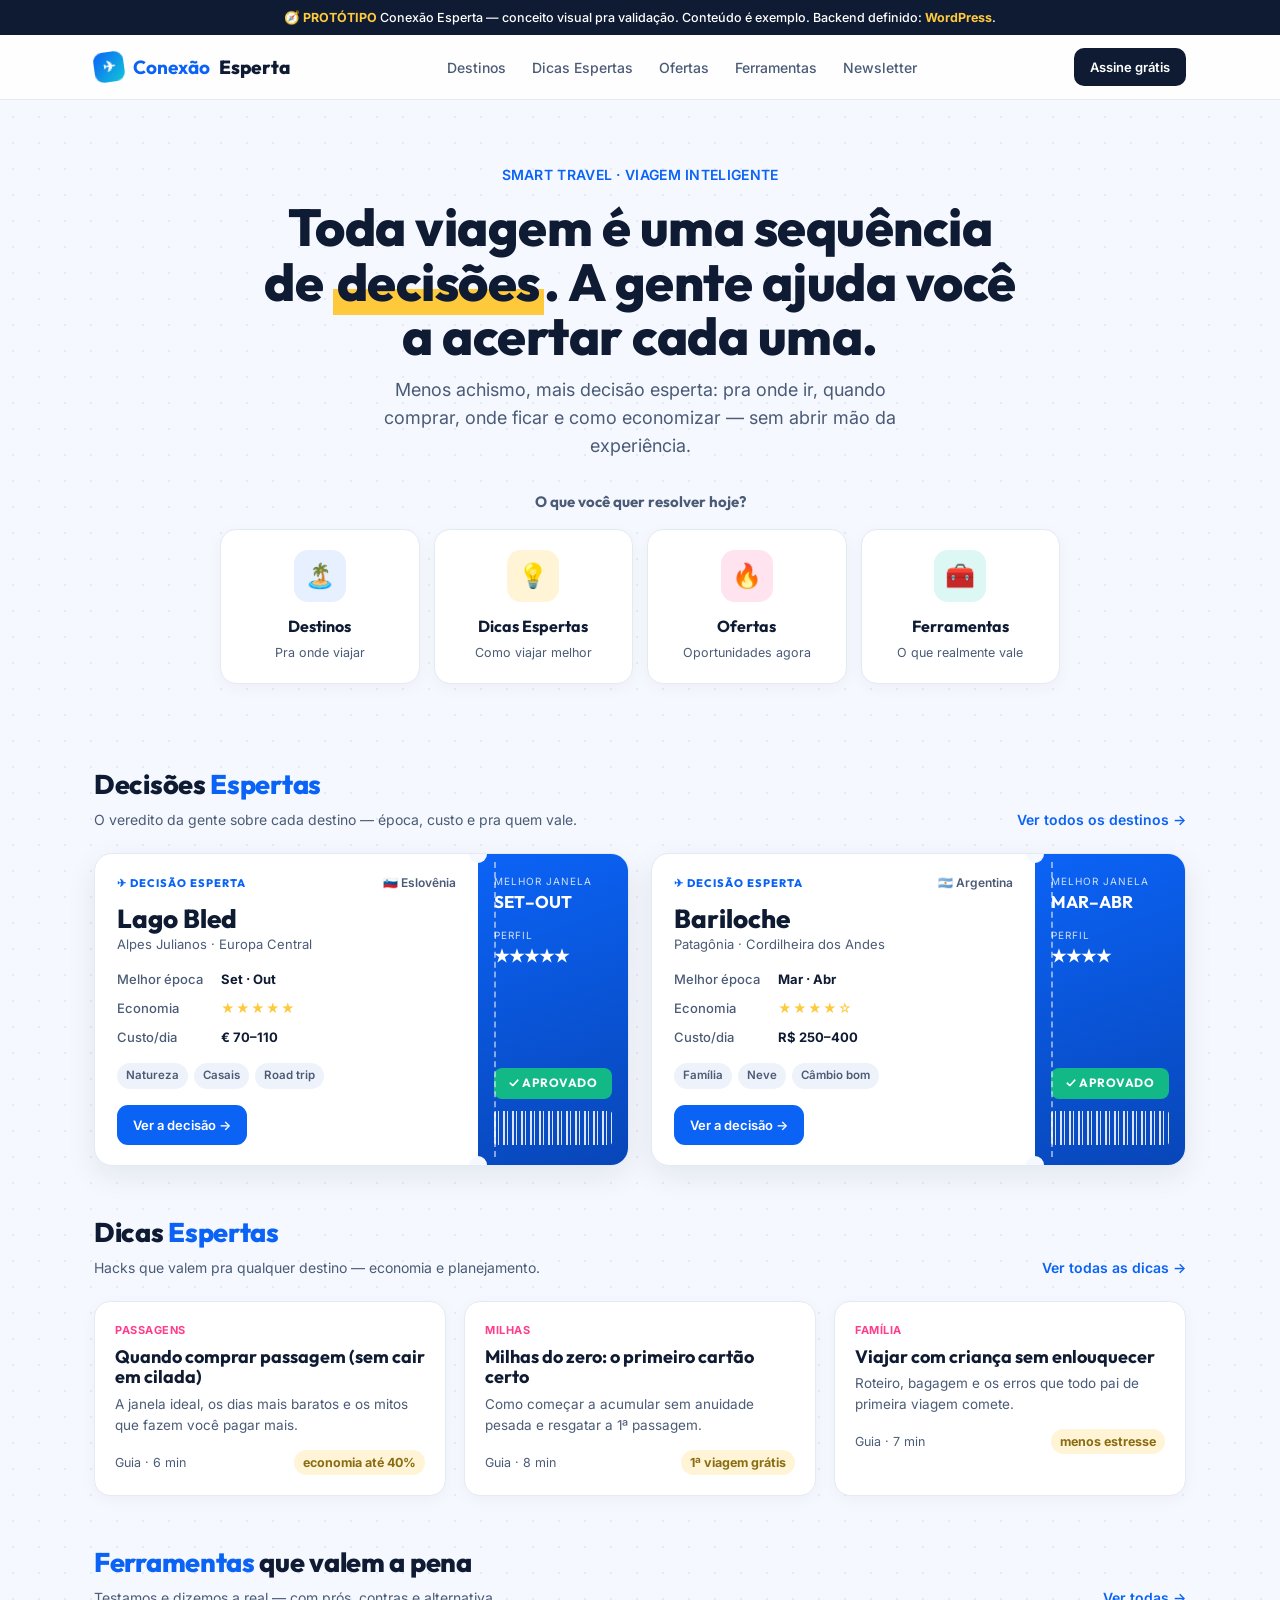
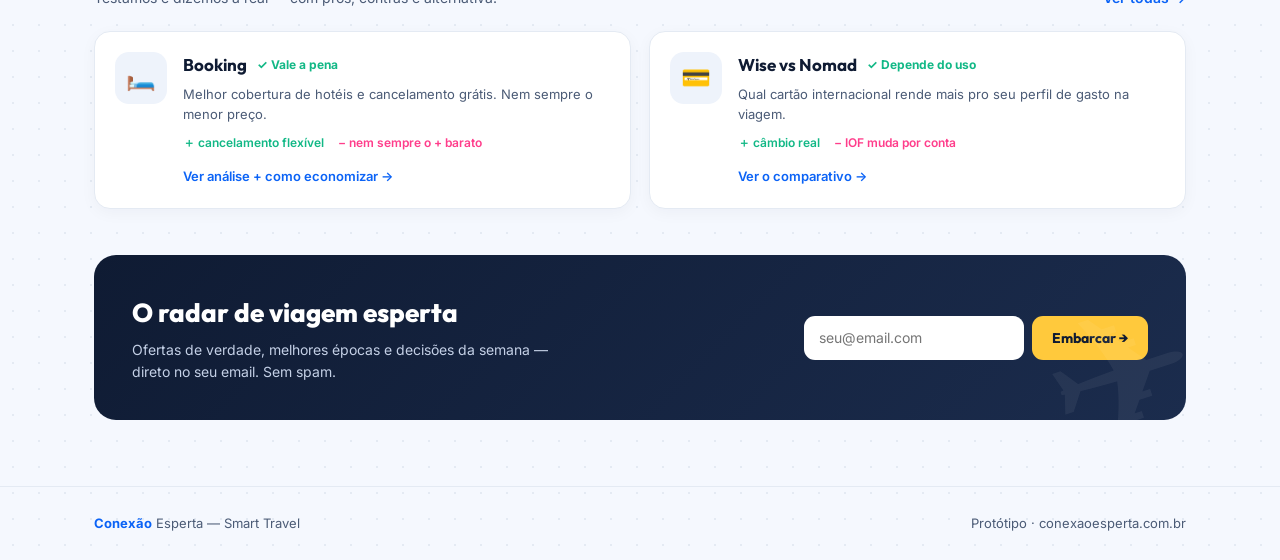
<file: ce-preview/index.html>
<!DOCTYPE html>
<html lang="pt-BR">
<head>
<meta charset="UTF-8">
<meta name="viewport" content="width=device-width, initial-scale=1.0">
<title>Conexão Esperta — Protótipo (Smart Travel)</title>
<link rel="preconnect" href="https://fonts.googleapis.com">
<link rel="preconnect" href="https://fonts.gstatic.com" crossorigin>
<link href="https://fonts.googleapis.com/css2?family=Outfit:wght@400;500;600;700;800&family=Inter:wght@400;500;600&display=swap" rel="stylesheet">
<style>
  :root{
    --blue:#0B63F6; --blue-d:#0846B8; --yellow:#FFC93C; --pink:#FF3D8B;
    --cyan:#12C5D9; --ink:#0F1B33; --ink-2:#4B5B76; --line:#E4EAF3;
    --bg:#F5F8FE; --card:#FFFFFF; --green:#12B886;
  }
  *{box-sizing:border-box;margin:0;padding:0}
  body{font-family:'Inter',sans-serif;color:var(--ink);background:var(--bg);
    background-image:radial-gradient(var(--line) 1px,transparent 1px);background-size:26px 26px;line-height:1.55}
  h1,h2,h3,.display{font-family:'Outfit',sans-serif}
  a{color:inherit;text-decoration:none}
  .wrap{max-width:1140px;margin:0 auto;padding:0 24px}
  .tag{display:inline-flex;align-items:center;gap:6px;font-size:12px;font-weight:600;
    padding:5px 12px;border-radius:999px}

  /* NAV */
  nav{position:sticky;top:0;z-index:20;background:rgba(255,255,255,.85);backdrop-filter:blur(10px);
    border-bottom:1px solid var(--line)}
  .nav{display:flex;align-items:center;justify-content:space-between;height:64px}
  .logo{display:flex;align-items:center;gap:9px;font-family:'Outfit';font-weight:800;font-size:19px}
  .logo .plane{width:30px;height:30px;border-radius:9px;background:linear-gradient(135deg,var(--blue),var(--cyan));
    display:grid;place-items:center;color:#fff;font-size:15px;transform:rotate(-8deg)}
  .logo b{color:var(--blue)} .logo span{color:var(--ink)}
  .nav-links{display:flex;gap:26px;font-size:14px;font-weight:500;color:var(--ink-2)}
  .nav-links a:hover{color:var(--blue)}
  .nav-cta{background:var(--ink);color:#fff;font-weight:600;font-size:13px;padding:9px 16px;border-radius:10px}

  /* HERO */
  .hero{text-align:center;padding:64px 0 34px}
  .hero .kicker{color:var(--blue);font-weight:600;font-size:14px;letter-spacing:.3px}
  .hero h1{font-size:clamp(30px,5vw,52px);font-weight:800;line-height:1.05;margin:14px auto 12px;max-width:760px;letter-spacing:-.5px}
  .hero h1 .mark{background:linear-gradient(180deg,transparent 60%,var(--yellow) 60%);padding:0 4px}
  .hero p{color:var(--ink-2);font-size:18px;max-width:560px;margin:0 auto 30px}
  .hero .ask{font-family:'Outfit';font-weight:700;font-size:15px;color:var(--ink-2);margin-bottom:16px}

  /* HUB DOORS */
  .hubs{display:grid;grid-template-columns:repeat(4,1fr);gap:14px;max-width:840px;margin:0 auto}
  .hub{background:var(--card);border:1px solid var(--line);border-radius:16px;padding:20px 16px;text-align:center;
    transition:.18s;box-shadow:0 4px 16px rgba(15,27,51,.04)}
  .hub:hover{transform:translateY(-4px);box-shadow:0 14px 30px rgba(11,99,246,.14);border-color:transparent}
  .hub .ic{width:52px;height:52px;border-radius:14px;display:grid;place-items:center;font-size:24px;margin:0 auto 12px}
  .hub h3{font-size:16px;font-weight:700} .hub small{color:var(--ink-2);font-size:12.5px}
  .hub.d1 .ic{background:#E6F0FF} .hub.d2 .ic{background:#FFF4D6}
  .hub.d3 .ic{background:#FFE3EE} .hub.d4 .ic{background:#DCF7F4}

  /* SECTIONS */
  section.blk{padding:46px 0}
  .head{display:flex;align-items:flex-end;justify-content:space-between;margin-bottom:22px}
  .head h2{font-size:27px;font-weight:800;letter-spacing:-.3px}
  .head h2 .u{color:var(--blue)} .head .lk{color:var(--blue);font-weight:600;font-size:14px}
  .sub{color:var(--ink-2);font-size:14px;margin-top:3px}

  /* BOARDING PASS — Decisão Esperta */
  .passes{display:grid;grid-template-columns:repeat(2,1fr);gap:22px}
  .pass{position:relative;background:var(--card);border-radius:18px;display:flex;overflow:hidden;
    box-shadow:0 10px 30px rgba(15,27,51,.08);border:1px solid var(--line)}
  .pass .main{flex:1;padding:20px 22px}
  .pass .top{display:flex;align-items:center;justify-content:space-between;margin-bottom:14px}
  .pass .brandtag{font-family:'Outfit';font-weight:800;font-size:11px;letter-spacing:1px;color:var(--blue)}
  .pass .flag{font-size:12px;color:var(--ink-2);font-weight:600}
  .pass h3{font-family:'Outfit';font-size:26px;font-weight:800;line-height:1;margin-bottom:2px}
  .pass .country{color:var(--ink-2);font-size:13px;margin-bottom:14px}
  .pass .rows{display:flex;flex-direction:column;gap:9px;margin-bottom:16px}
  .pass .row{display:flex;align-items:center;gap:8px;font-size:13px}
  .pass .row .lbl{color:var(--ink-2);width:96px;font-weight:500}
  .pass .stars{color:var(--yellow);letter-spacing:1px}
  .chips{display:flex;gap:6px;flex-wrap:wrap}
  .chip{background:#EEF3FB;color:var(--ink-2);font-size:11.5px;font-weight:600;padding:4px 9px;border-radius:999px}
  .pass .go{display:inline-flex;align-items:center;gap:6px;background:var(--blue);color:#fff;font-weight:600;
    font-size:13px;padding:10px 16px;border-radius:11px}
  /* stub */
  .pass .stub{width:150px;flex-shrink:0;background:linear-gradient(160deg,var(--blue),var(--blue-d));color:#fff;
    padding:20px 16px;display:flex;flex-direction:column;position:relative}
  .pass .stub::before,.pass .stub::after{content:'';position:absolute;left:-9px;width:18px;height:18px;
    border-radius:50%;background:var(--bg)}
  .pass .stub::before{top:-9px} .pass .stub::after{bottom:-9px}
  .perf{position:absolute;top:8px;bottom:8px;border-left:2px dashed rgba(255,255,255,.5)}
  .stub .slbl{font-size:10px;opacity:.8;letter-spacing:1px;text-transform:uppercase}
  .stub .sval{font-family:'Outfit';font-weight:700;font-size:17px;margin-bottom:12px}
  .verdict{margin-top:auto;background:var(--green);color:#fff;font-weight:700;font-size:12px;
    padding:6px 10px;border-radius:8px;text-align:center;font-family:'Outfit';letter-spacing:.5px}
  .barcode{margin-top:12px;height:34px;background:repeating-linear-gradient(90deg,#fff 0 2px,transparent 2px 4px,
    #fff 4px 5px,transparent 5px 9px);opacity:.85;border-radius:3px}

  /* DICAS */
  .cards3{display:grid;grid-template-columns:repeat(3,1fr);gap:18px}
  .gcard{background:var(--card);border:1px solid var(--line);border-radius:16px;padding:20px;transition:.18s;
    box-shadow:0 4px 16px rgba(15,27,51,.04)}
  .gcard:hover{transform:translateY(-3px);box-shadow:0 14px 28px rgba(15,27,51,.1)}
  .gcard .badge{font-size:11px;font-weight:700;color:var(--pink);letter-spacing:.5px}
  .gcard h3{font-family:'Outfit';font-size:18px;font-weight:700;margin:8px 0 6px;line-height:1.15}
  .gcard p{color:var(--ink-2);font-size:13.5px;margin-bottom:14px}
  .gcard .foot{display:flex;align-items:center;justify-content:space-between;font-size:12.5px;color:var(--ink-2)}
  .gcard .save{background:#FFF4D6;color:#8a6d13;font-weight:700;padding:3px 9px;border-radius:999px}

  /* FERRAMENTAS */
  .tools{display:grid;grid-template-columns:repeat(2,1fr);gap:18px}
  .tool{background:var(--card);border:1px solid var(--line);border-radius:16px;padding:20px;display:flex;gap:16px;
    box-shadow:0 4px 16px rgba(15,27,51,.04);transition:.18s}
  .tool:hover{transform:translateY(-3px);box-shadow:0 14px 28px rgba(15,27,51,.1)}
  .tool .ticon{width:52px;height:52px;border-radius:14px;background:#EEF3FB;display:grid;place-items:center;
    font-size:24px;flex-shrink:0}
  .tool h3{font-family:'Outfit';font-size:17px;font-weight:700}
  .tool .verd{font-size:12px;font-weight:700;color:var(--green)}
  .tool p{color:var(--ink-2);font-size:13px;margin:6px 0 10px}
  .tool .pc{display:flex;gap:14px;font-size:12px;margin-bottom:10px}
  .tool .pro{color:var(--green);font-weight:600} .tool .con{color:var(--pink);font-weight:600}
  .tool .go2{color:var(--blue);font-weight:600;font-size:13px}

  /* NEWSLETTER (boarding pass) */
  .nl{background:linear-gradient(135deg,var(--ink),#1b2c4d);color:#fff;border-radius:22px;padding:38px;
    display:flex;align-items:center;justify-content:space-between;gap:24px;position:relative;overflow:hidden}
  .nl::after{content:'✈';position:absolute;right:-10px;top:-20px;font-size:180px;opacity:.06;transform:rotate(-18deg)}
  .nl h2{font-size:26px;font-weight:800;margin-bottom:6px}
  .nl p{color:#c4d0e6;font-size:14px;max-width:420px}
  .nl form{display:flex;gap:8px;flex-shrink:0}
  .nl input{border:none;border-radius:11px;padding:13px 15px;font-size:14px;width:220px;font-family:inherit}
  .nl button{background:var(--yellow);color:var(--ink);font-weight:700;border:none;border-radius:11px;
    padding:13px 20px;font-size:14px;cursor:pointer;font-family:'Outfit'}

  footer{border-top:1px solid var(--line);padding:26px 0;margin-top:20px;color:var(--ink-2);font-size:13px;
    display:flex;justify-content:space-between;align-items:center}

  .protobar{background:var(--ink);color:#fff;text-align:center;font-size:12.5px;padding:8px;font-weight:500}
  .protobar b{color:var(--yellow)}

  @media(max-width:860px){
    .hubs{grid-template-columns:repeat(2,1fr)} .passes,.tools{grid-template-columns:1fr}
    .cards3{grid-template-columns:1fr} .nav-links{display:none} .nl{flex-direction:column;text-align:center}
    .nl form{flex-direction:column;width:100%} .nl input{width:100%}
  }
</style>
</head>
<body>

<div class="protobar">🧭 <b>PROTÓTIPO</b> Conexão Esperta — conceito visual pra validação. Conteúdo é exemplo. Backend definido: <b>WordPress</b>.</div>

<nav><div class="wrap nav">
  <a class="logo"><span class="plane">✈</span><b>Conexão</b><span>Esperta</span></a>
  <div class="nav-links">
    <a>Destinos</a><a>Dicas Espertas</a><a>Ofertas</a><a>Ferramentas</a><a>Newsletter</a>
  </div>
  <a class="nav-cta">Assine grátis</a>
</div></nav>

<header class="hero"><div class="wrap">
  <div class="kicker">SMART TRAVEL · VIAGEM INTELIGENTE</div>
  <h1>Toda viagem é uma sequência de <span class="mark">decisões</span>. A gente ajuda você a acertar cada uma.</h1>
  <p>Menos achismo, mais decisão esperta: pra onde ir, quando comprar, onde ficar e como economizar — sem abrir mão da experiência.</p>
  <div class="ask">O que você quer resolver hoje?</div>
  <div class="hubs">
    <a class="hub d1"><div class="ic">🏝️</div><h3>Destinos</h3><small>Pra onde viajar</small></a>
    <a class="hub d2"><div class="ic">💡</div><h3>Dicas Espertas</h3><small>Como viajar melhor</small></a>
    <a class="hub d3"><div class="ic">🔥</div><h3>Ofertas</h3><small>Oportunidades agora</small></a>
    <a class="hub d4"><div class="ic">🧰</div><h3>Ferramentas</h3><small>O que realmente vale</small></a>
  </div>
</div></header>

<section class="blk"><div class="wrap">
  <div class="head">
    <div><h2>Decisões <span class="u">Espertas</span></h2>
    <div class="sub">O veredito da gente sobre cada destino — época, custo e pra quem vale.</div></div>
    <a class="lk">Ver todos os destinos →</a>
  </div>
  <div class="passes">

    <div class="pass"><div class="main">
      <div class="top"><span class="brandtag">✈ DECISÃO ESPERTA</span><span class="flag">🇸🇮 Eslovênia</span></div>
      <h3>Lago Bled</h3><div class="country">Alpes Julianos · Europa Central</div>
      <div class="rows">
        <div class="row"><span class="lbl">Melhor época</span><b>Set · Out</b></div>
        <div class="row"><span class="lbl">Economia</span><span class="stars">★★★★★</span></div>
        <div class="row"><span class="lbl">Custo/dia</span><b>€ 70–110</b></div>
      </div>
      <div class="chips"><span class="chip">Natureza</span><span class="chip">Casais</span><span class="chip">Road trip</span></div>
      <div style="margin-top:16px"><a class="go">Ver a decisão →</a></div>
    </div><div class="stub"><div class="perf"></div>
      <div class="slbl">Melhor janela</div><div class="sval">SET–OUT</div>
      <div class="slbl">Perfil</div><div class="sval">★★★★★</div>
      <div class="verdict">✓ APROVADO</div><div class="barcode"></div>
    </div></div>

    <div class="pass"><div class="main">
      <div class="top"><span class="brandtag">✈ DECISÃO ESPERTA</span><span class="flag">🇦🇷 Argentina</span></div>
      <h3>Bariloche</h3><div class="country">Patagônia · Cordilheira dos Andes</div>
      <div class="rows">
        <div class="row"><span class="lbl">Melhor época</span><b>Mar · Abr</b></div>
        <div class="row"><span class="lbl">Economia</span><span class="stars">★★★★☆</span></div>
        <div class="row"><span class="lbl">Custo/dia</span><b>R$ 250–400</b></div>
      </div>
      <div class="chips"><span class="chip">Família</span><span class="chip">Neve</span><span class="chip">Câmbio bom</span></div>
      <div style="margin-top:16px"><a class="go">Ver a decisão →</a></div>
    </div><div class="stub"><div class="perf"></div>
      <div class="slbl">Melhor janela</div><div class="sval">MAR–ABR</div>
      <div class="slbl">Perfil</div><div class="sval">★★★★</div>
      <div class="verdict">✓ APROVADO</div><div class="barcode"></div>
    </div></div>

  </div>
</div></section>

<section class="blk" style="padding-top:0"><div class="wrap">
  <div class="head">
    <div><h2>Dicas <span class="u">Espertas</span></h2>
    <div class="sub">Hacks que valem pra qualquer destino — economia e planejamento.</div></div>
    <a class="lk">Ver todas as dicas →</a>
  </div>
  <div class="cards3">
    <a class="gcard"><div class="badge">PASSAGENS</div><h3>Quando comprar passagem (sem cair em cilada)</h3>
      <p>A janela ideal, os dias mais baratos e os mitos que fazem você pagar mais.</p>
      <div class="foot"><span>Guia · 6 min</span><span class="save">economia até 40%</span></div></a>
    <a class="gcard"><div class="badge">MILHAS</div><h3>Milhas do zero: o primeiro cartão certo</h3>
      <p>Como começar a acumular sem anuidade pesada e resgatar a 1ª passagem.</p>
      <div class="foot"><span>Guia · 8 min</span><span class="save">1ª viagem grátis</span></div></a>
    <a class="gcard"><div class="badge">FAMÍLIA</div><h3>Viajar com criança sem enlouquecer</h3>
      <p>Roteiro, bagagem e os erros que todo pai de primeira viagem comete.</p>
      <div class="foot"><span>Guia · 7 min</span><span class="save">menos estresse</span></div></a>
  </div>
</div></section>

<section class="blk" style="padding-top:0"><div class="wrap">
  <div class="head">
    <div><h2><span class="u">Ferramentas</span> que valem a pena</h2>
    <div class="sub">Testamos e dizemos a real — com prós, contras e alternativa.</div></div>
    <a class="lk">Ver todas →</a>
  </div>
  <div class="tools">
    <a class="tool"><div class="ticon">🛏️</div><div>
      <div style="display:flex;gap:10px;align-items:center"><h3>Booking</h3><span class="verd">✓ Vale a pena</span></div>
      <p>Melhor cobertura de hotéis e cancelamento grátis. Nem sempre o menor preço.</p>
      <div class="pc"><span class="pro">＋ cancelamento flexível</span><span class="con">− nem sempre o + barato</span></div>
      <span class="go2">Ver análise + como economizar →</span></div></a>
    <a class="tool"><div class="ticon">💳</div><div>
      <div style="display:flex;gap:10px;align-items:center"><h3>Wise vs Nomad</h3><span class="verd">✓ Depende do uso</span></div>
      <p>Qual cartão internacional rende mais pro seu perfil de gasto na viagem.</p>
      <div class="pc"><span class="pro">＋ câmbio real</span><span class="con">− IOF muda por conta</span></div>
      <span class="go2">Ver o comparativo →</span></div></a>
  </div>
</div></section>

<section class="blk" style="padding-top:0"><div class="wrap">
  <div class="nl">
    <div><h2>O radar de viagem esperta</h2>
      <p>Ofertas de verdade, melhores épocas e decisões da semana — direto no seu email. Sem spam.</p></div>
    <form onsubmit="event.preventDefault()"><input type="email" placeholder="seu@email.com"><button>Embarcar →</button></form>
  </div>
</div></section>

<footer><div class="wrap" style="display:flex;justify-content:space-between;width:100%">
  <div><b style="color:var(--blue)">Conexão</b> Esperta — Smart Travel</div>
  <div>Protótipo · conexaoesperta.com.br</div>
</div></footer>

</body>
</html>
</file>
